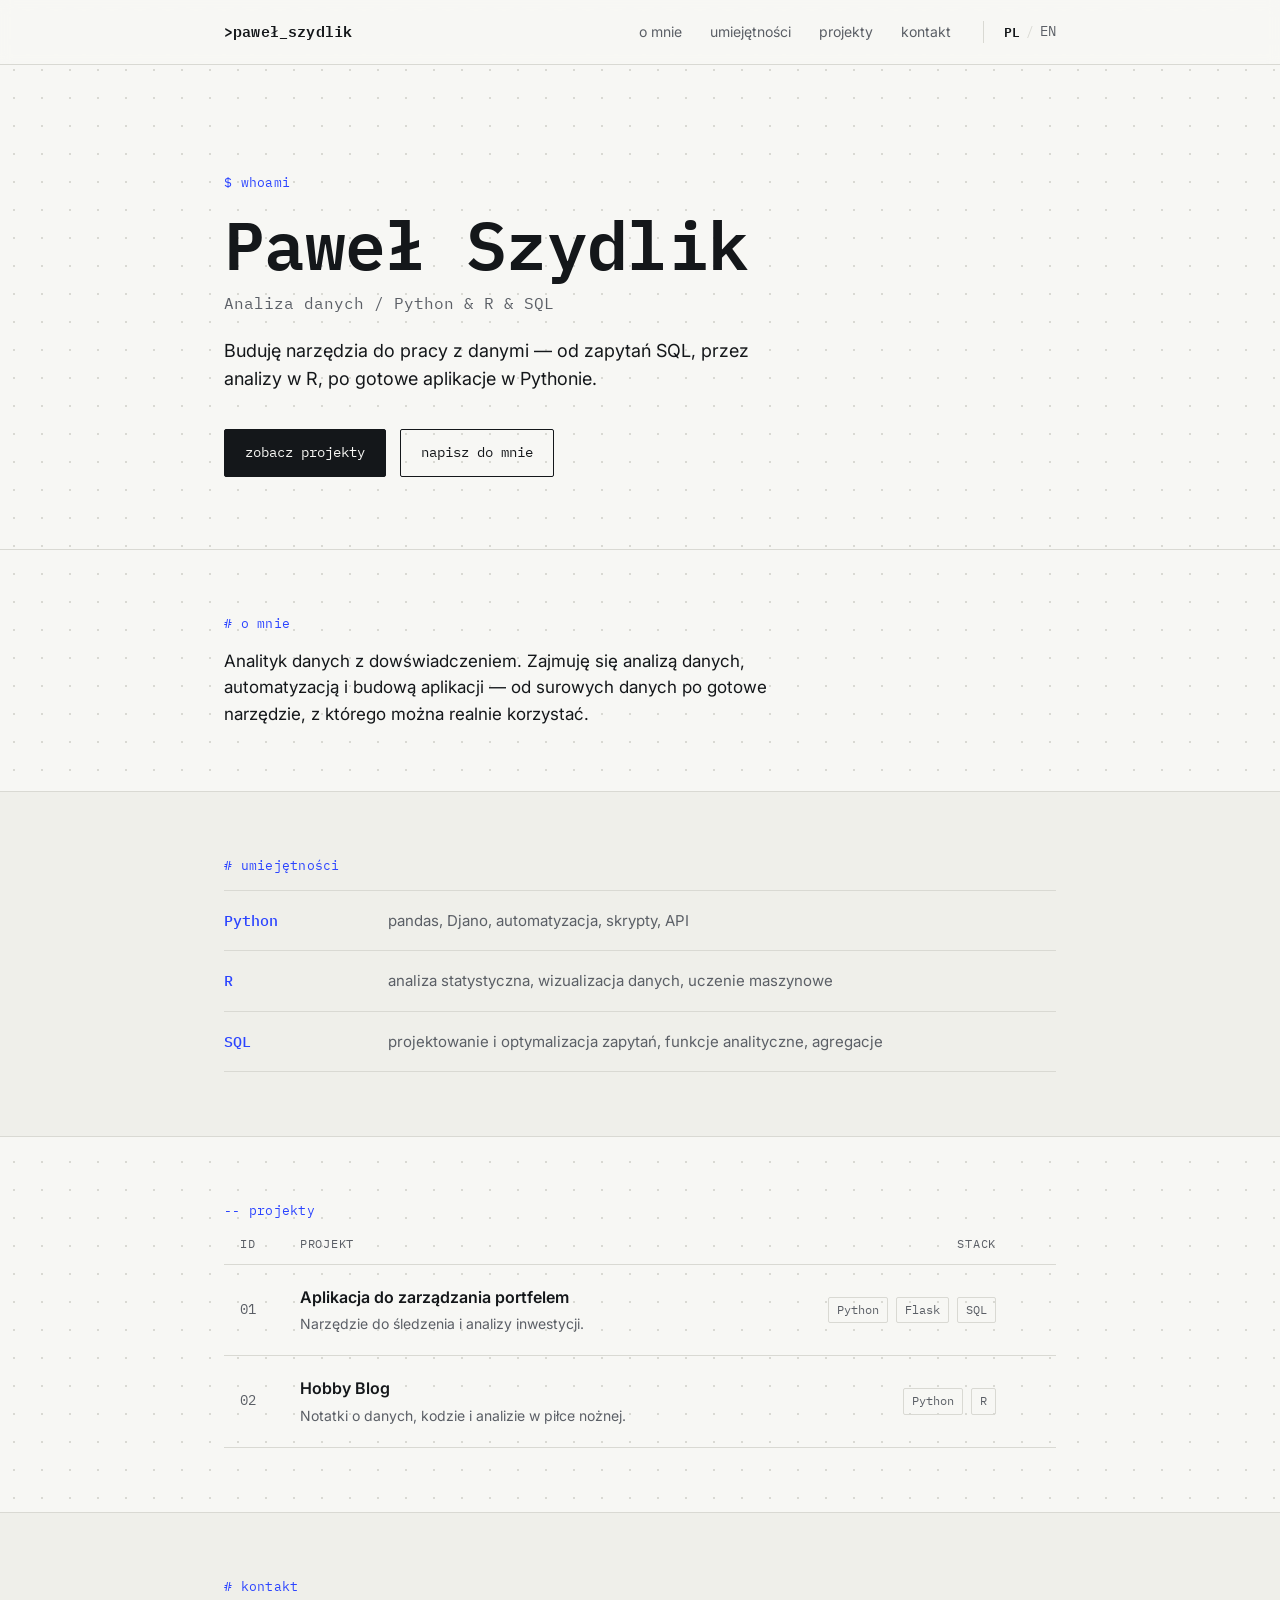
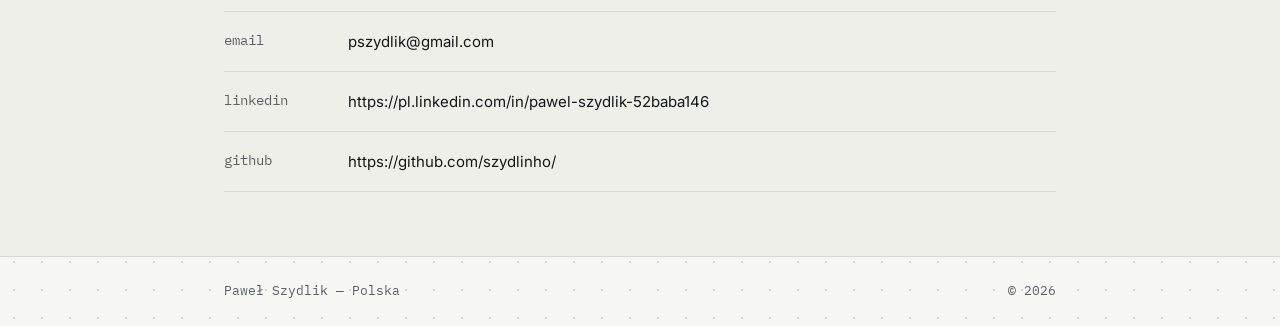
<file: index.html>
<!doctype html>
<html lang="pl">
<head>
  <meta charset="utf-8">
  <meta name="viewport" content="width=device-width, initial-scale=1">
  <title>Paweł Szydlik — Analiza danych / Python &amp; R &amp; SQL</title>
  <meta name="description" content="Buduję narzędzia do pracy z danymi — od zapytań SQL, przez analizy w R, po gotowe aplikacje w Pythonie.">

  <link rel="preconnect" href="https://fonts.googleapis.com">
  <link rel="preconnect" href="https://fonts.gstatic.com" crossorigin>
  <link href="https://fonts.googleapis.com/css2?family=IBM+Plex+Mono:wght@400;500;600&family=Inter:wght@400;500;600;700&display=swap" rel="stylesheet">

  <link rel="stylesheet" href="static/css/style.css">
</head>
<body>

  <header class="site-header">
    <div class="wrap site-header__inner">
      <a class="logo" href="#top">&gt;paweł_szydlik</a>
      <nav class="nav">
        <a href="#o-mnie">o mnie</a>
        <a href="#umiejetnosci">umiejętności</a>
        <a href="#projekty">projekty</a>
        <a href="#kontakt">kontakt</a>
        <span class="lang-switch mono" aria-label="język / language">
          <span class="lang-switch__current">PL</span>
          <span class="lang-switch__sep">/</span>
          <a class="lang-switch__link" href="en/index.html">EN</a>
        </span>
      </nav>
    </div>
  </header>

  <main id="top">
    

  <section class="hero wrap">
    <p class="mono eyebrow">$ whoami</p>
    <h1 class="hero__title">Paweł Szydlik</h1>
    <p class="hero__role mono">Analiza danych / Python &amp; R &amp; SQL</p>
    <p class="hero__tagline">Buduję narzędzia do pracy z danymi — od zapytań SQL, przez analizy w R, po gotowe aplikacje w Pythonie.</p>
    <div class="hero__actions">
      <a class="btn btn--primary" href="#projekty">zobacz projekty</a>
      <a class="btn btn--ghost" href="#kontakt">napisz do mnie</a>
    </div>
  </section>

  <section id="o-mnie" class="section">
    <div class="wrap">
      <p class="mono eyebrow"># o mnie</p>
      <p class="about__text">Analityk danych z dowświadczeniem. Zajmuję się analizą danych, automatyzacją i budową aplikacji — od surowych danych po gotowe narzędzie, z którego można realnie korzystać.</p>
    </div>
  </section>

  <section id="umiejetnosci" class="section section--alt">
    <div class="wrap">
      <p class="mono eyebrow"># umiejętności</p>
      <ul class="skills">
        
        <li class="skills__item">
          <span class="skills__name mono">Python</span>
          <span class="skills__note">pandas, Djano, automatyzacja, skrypty, API</span>
        </li>
        
        <li class="skills__item">
          <span class="skills__name mono">R</span>
          <span class="skills__note">analiza statystyczna, wizualizacja danych, uczenie maszynowe</span>
        </li>
        
        <li class="skills__item">
          <span class="skills__name mono">SQL</span>
          <span class="skills__note">projektowanie i optymalizacja zapytań, funkcje analityczne, agregacje</span>
        </li>
        
      </ul>
    </div>
  </section>

  <section id="projekty" class="section">
    <div class="wrap">
      <p class="mono eyebrow">-- projekty</p>
      <div class="projects">
        <div class="projects__head mono muted">
          <span>id</span>
          <span>projekt</span>
          <span class="projects__head-tags">stack</span>
          <span></span>
        </div>
        
        <a class="projects__row" href="https://monitorportfela.pl" target="_blank" rel="noopener">
          <span class="projects__id mono">01</span>
          <span class="projects__info">
            <span class="projects__name">Aplikacja do zarządzania portfelem</span>
            <span class="projects__desc">Narzędzie do śledzenia i analizy inwestycji.</span>
          </span>
          <span class="projects__tags mono">
            <span class="tag">Python</span><span class="tag">Flask</span><span class="tag">SQL</span>
          </span>
          <span class="projects__arrow mono" aria-hidden="true">-&gt;</span>
        </a>
        
        <a class="projects__row" href="https://analizadanychwpilce.com" target="_blank" rel="noopener">
          <span class="projects__id mono">02</span>
          <span class="projects__info">
            <span class="projects__name">Hobby Blog</span>
            <span class="projects__desc">Notatki o danych, kodzie i analizie w piłce nożnej.</span>
          </span>
          <span class="projects__tags mono">
            <span class="tag">Python</span><span class="tag">R</span>
          </span>
          <span class="projects__arrow mono" aria-hidden="true">-&gt;</span>
        </a>
        
      </div>
    </div>
  </section>

  <section id="kontakt" class="section section--alt">
    <div class="wrap">
      <p class="mono eyebrow"># kontakt</p>
      <div class="contact">
        <a class="contact__row" href="mailto:pszydlik@gmail.com">
          <span class="contact__label mono">email</span>
          <span class="contact__value">pszydlik@gmail.com</span>
        </a>
        <a class="contact__row" href="https://pl.linkedin.com/in/pawel-szydlik-52baba146" target="_blank" rel="noopener">
          <span class="contact__label mono">linkedin</span>
          <span class="contact__value">https://pl.linkedin.com/in/pawel-szydlik-52baba146</span>
        </a>
        <a class="contact__row" href="https://github.com/szydlinho/" target="_blank" rel="noopener">
          <span class="contact__label mono">github</span>
          <span class="contact__value">https://github.com/szydlinho/</span>
        </a>
      </div>
    </div>
  </section>


  </main>

  <footer class="site-footer">
    <div class="wrap site-footer__inner">
      <span class="mono muted">Paweł Szydlik — Polska</span>
      <span class="mono muted">© <span id="year"></span></span>
    </div>
  </footer>

  <script src="static/js/main.js"></script>
</body>
</html>
</file>
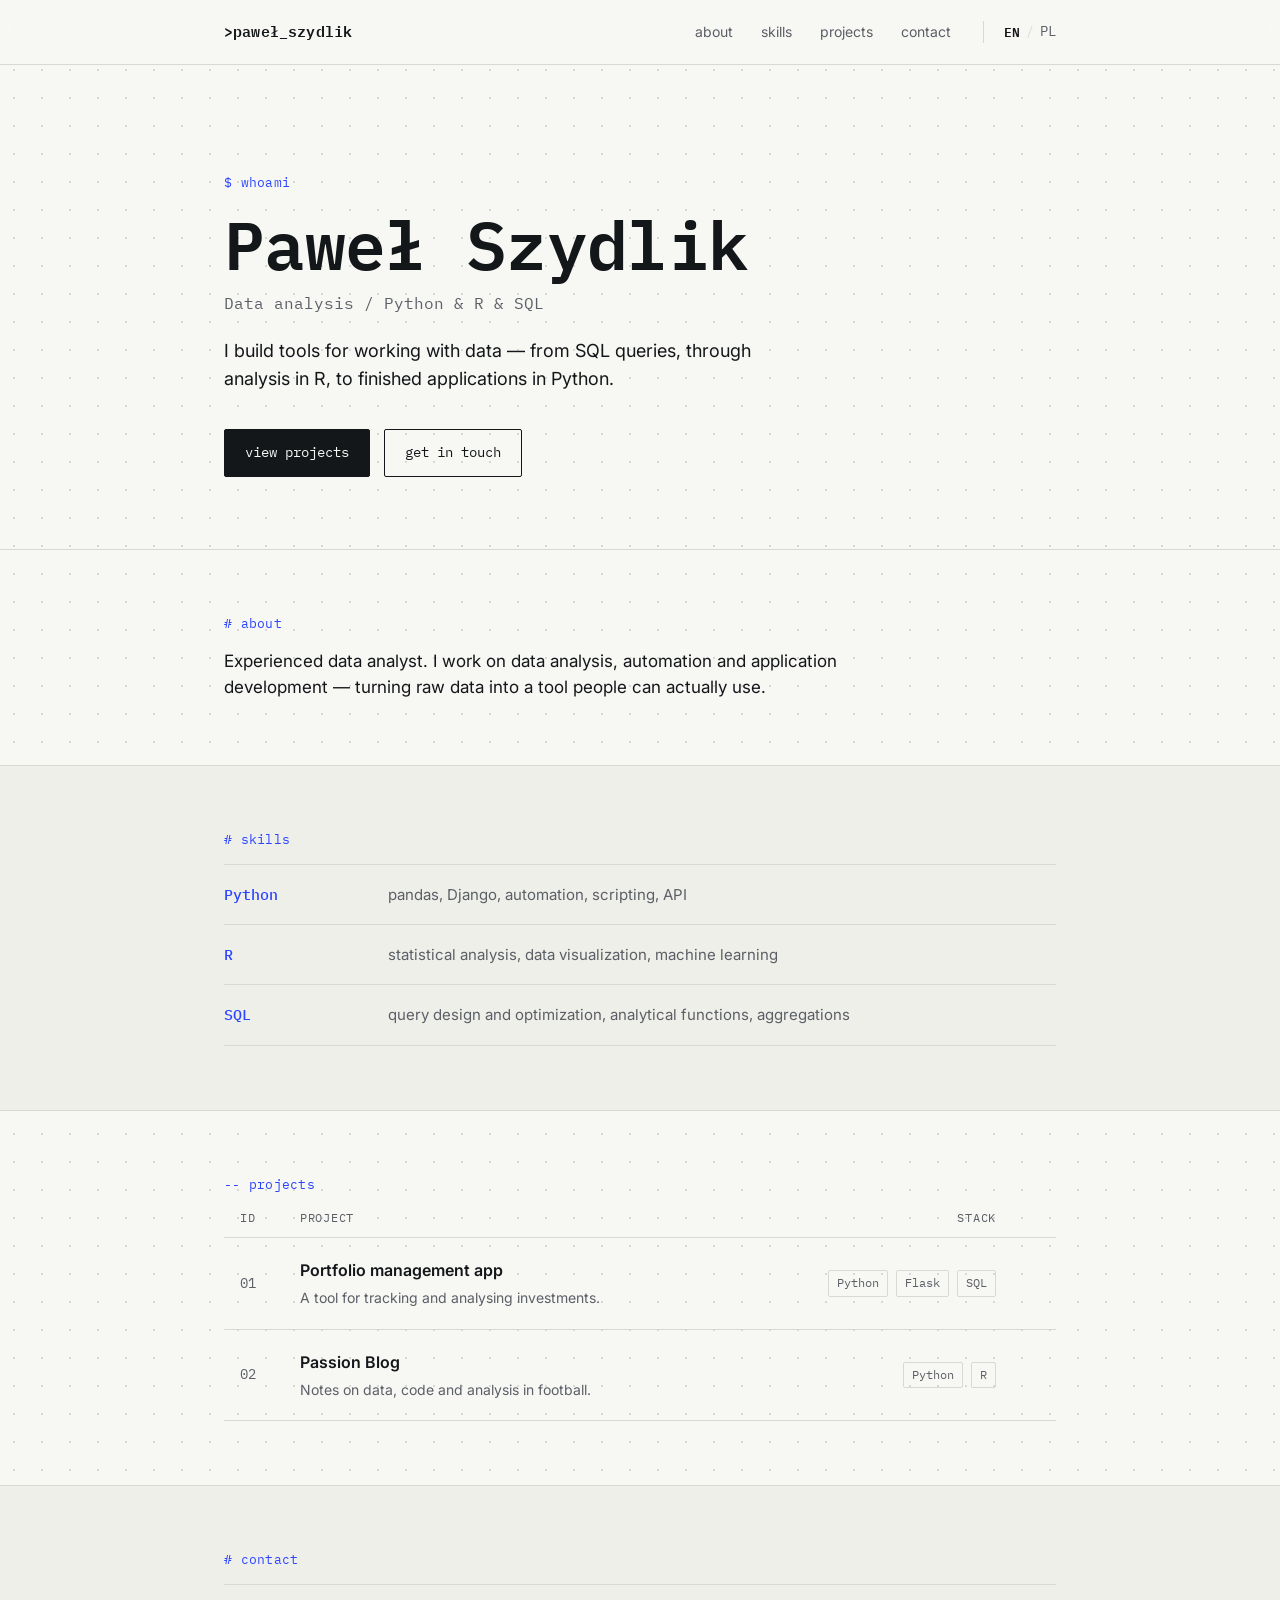
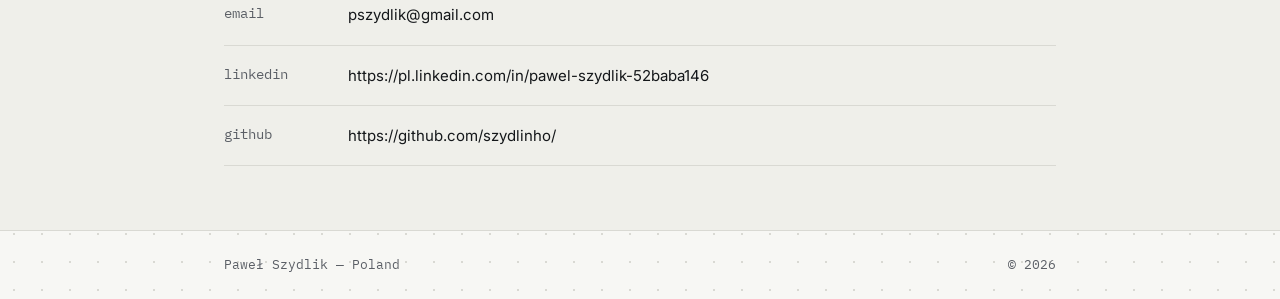
<file: en/index.html>
<!doctype html>
<html lang="en">
<head>
  <meta charset="utf-8">
  <meta name="viewport" content="width=device-width, initial-scale=1">
  <title>Paweł Szydlik — Data analysis / Python &amp; R &amp; SQL</title>
  <meta name="description" content="I build tools for working with data — from SQL queries, through analysis in R, to finished applications in Python.">

  <link rel="preconnect" href="https://fonts.googleapis.com">
  <link rel="preconnect" href="https://fonts.gstatic.com" crossorigin>
  <link href="https://fonts.googleapis.com/css2?family=IBM+Plex+Mono:wght@400;500;600&family=Inter:wght@400;500;600;700&display=swap" rel="stylesheet">

  <link rel="stylesheet" href="../static/css/style.css">
</head>
<body>

  <header class="site-header">
    <div class="wrap site-header__inner">
      <a class="logo" href="#top">&gt;paweł_szydlik</a>
      <nav class="nav">
        <a href="#o-mnie">about</a>
        <a href="#umiejetnosci">skills</a>
        <a href="#projekty">projects</a>
        <a href="#kontakt">contact</a>
        <span class="lang-switch mono" aria-label="język / language">
          <span class="lang-switch__current">EN</span>
          <span class="lang-switch__sep">/</span>
          <a class="lang-switch__link" href="../index.html">PL</a>
        </span>
      </nav>
    </div>
  </header>

  <main id="top">
    

  <section class="hero wrap">
    <p class="mono eyebrow">$ whoami</p>
    <h1 class="hero__title">Paweł Szydlik</h1>
    <p class="hero__role mono">Data analysis / Python &amp; R &amp; SQL</p>
    <p class="hero__tagline">I build tools for working with data — from SQL queries, through analysis in R, to finished applications in Python.</p>
    <div class="hero__actions">
      <a class="btn btn--primary" href="#projekty">view projects</a>
      <a class="btn btn--ghost" href="#kontakt">get in touch</a>
    </div>
  </section>

  <section id="o-mnie" class="section">
    <div class="wrap">
      <p class="mono eyebrow"># about</p>
      <p class="about__text">Experienced data analyst. I work on data analysis, automation and application development — turning raw data into a tool people can actually use.</p>
    </div>
  </section>

  <section id="umiejetnosci" class="section section--alt">
    <div class="wrap">
      <p class="mono eyebrow"># skills</p>
      <ul class="skills">
        
        <li class="skills__item">
          <span class="skills__name mono">Python</span>
          <span class="skills__note">pandas, Django, automation, scripting, API</span>
        </li>
        
        <li class="skills__item">
          <span class="skills__name mono">R</span>
          <span class="skills__note">statistical analysis, data visualization, machine learning</span>
        </li>
        
        <li class="skills__item">
          <span class="skills__name mono">SQL</span>
          <span class="skills__note">query design and optimization, analytical functions, aggregations</span>
        </li>
        
      </ul>
    </div>
  </section>

  <section id="projekty" class="section">
    <div class="wrap">
      <p class="mono eyebrow">-- projects</p>
      <div class="projects">
        <div class="projects__head mono muted">
          <span>id</span>
          <span>project</span>
          <span class="projects__head-tags">stack</span>
          <span></span>
        </div>
        
        <a class="projects__row" href="https://monitorportfela.pl" target="_blank" rel="noopener">
          <span class="projects__id mono">01</span>
          <span class="projects__info">
            <span class="projects__name">Portfolio management app</span>
            <span class="projects__desc">A tool for tracking and analysing investments.</span>
          </span>
          <span class="projects__tags mono">
            <span class="tag">Python</span><span class="tag">Flask</span><span class="tag">SQL</span>
          </span>
          <span class="projects__arrow mono" aria-hidden="true">-&gt;</span>
        </a>
        
        <a class="projects__row" href="https://analizadanychwpilce.com" target="_blank" rel="noopener">
          <span class="projects__id mono">02</span>
          <span class="projects__info">
            <span class="projects__name">Passion Blog</span>
            <span class="projects__desc">Notes on data, code and analysis in football.</span>
          </span>
          <span class="projects__tags mono">
            <span class="tag">Python</span><span class="tag">R</span>
          </span>
          <span class="projects__arrow mono" aria-hidden="true">-&gt;</span>
        </a>
        
      </div>
    </div>
  </section>

  <section id="kontakt" class="section section--alt">
    <div class="wrap">
      <p class="mono eyebrow"># contact</p>
      <div class="contact">
        <a class="contact__row" href="mailto:pszydlik@gmail.com">
          <span class="contact__label mono">email</span>
          <span class="contact__value">pszydlik@gmail.com</span>
        </a>
        <a class="contact__row" href="https://pl.linkedin.com/in/pawel-szydlik-52baba146" target="_blank" rel="noopener">
          <span class="contact__label mono">linkedin</span>
          <span class="contact__value">https://pl.linkedin.com/in/pawel-szydlik-52baba146</span>
        </a>
        <a class="contact__row" href="https://github.com/szydlinho/" target="_blank" rel="noopener">
          <span class="contact__label mono">github</span>
          <span class="contact__value">https://github.com/szydlinho/</span>
        </a>
      </div>
    </div>
  </section>


  </main>

  <footer class="site-footer">
    <div class="wrap site-footer__inner">
      <span class="mono muted">Paweł Szydlik — Poland</span>
      <span class="mono muted">© <span id="year"></span></span>
    </div>
  </footer>

  <script src="../static/js/main.js"></script>
</body>
</html>
</file>
<file: static/css/style.css>
/* ---------------------------------------------------------------------- */
/* Tokens                                                                  */
/* ---------------------------------------------------------------------- */
:root {
  --bg: #F7F7F4;
  --bg-alt: #EFEFEA;
  --ink: #14171A;
  --ink-soft: #5B5F66;
  --line: #D9D9D3;
  --accent: #2B44FF;
  --accent-soft: #EEF0FF;

  --font-mono: 'IBM Plex Mono', ui-monospace, SFMono-Regular, Menlo, monospace;
  --font-sans: 'Inter', -apple-system, BlinkMacSystemFont, 'Segoe UI', sans-serif;

  --wrap: 880px;
  --gap: 24px;
}

* { box-sizing: border-box; }

html { scroll-behavior: smooth; }

body {
  margin: 0;
  background: var(--bg);
  background-image:
    radial-gradient(var(--line) 1px, transparent 1px);
  background-size: 28px 28px;
  color: var(--ink);
  font-family: var(--font-sans);
  font-size: 16px;
  line-height: 1.55;
  -webkit-font-smoothing: antialiased;
}

a { color: inherit; text-decoration: none; }

.wrap {
  max-width: var(--wrap);
  margin: 0 auto;
  padding: 0 24px;
}

.mono { font-family: var(--font-mono); }
.muted { color: var(--ink-soft); }

:focus-visible {
  outline: 2px solid var(--accent);
  outline-offset: 3px;
}

@media (prefers-reduced-motion: reduce) {
  html { scroll-behavior: auto; }
}

/* ---------------------------------------------------------------------- */
/* Header                                                                  */
/* ---------------------------------------------------------------------- */
.site-header {
  position: sticky;
  top: 0;
  z-index: 10;
  background: rgba(247, 247, 244, 0.88);
  backdrop-filter: blur(6px);
  border-bottom: 1px solid var(--line);
}

.site-header__inner {
  display: flex;
  align-items: center;
  justify-content: space-between;
  height: 64px;
}

.logo {
  font-family: var(--font-mono);
  font-weight: 600;
  font-size: 15px;
  letter-spacing: 0.01em;
}

.nav { display: flex; gap: 28px; }

.nav a {
  font-size: 14px;
  color: var(--ink-soft);
  transition: color 0.15s ease;
}

.nav a:hover { color: var(--ink); }

.lang-switch {
  display: inline-flex;
  align-items: center;
  gap: 6px;
  font-size: 13px;
  padding-left: 20px;
  margin-left: 4px;
  border-left: 1px solid var(--line);
}

.lang-switch__current { color: var(--ink); font-weight: 600; }
.lang-switch__sep { color: var(--line); }
.lang-switch__link { color: var(--ink-soft); transition: color 0.15s ease; }
.lang-switch__link:hover { color: var(--accent); }

/* ---------------------------------------------------------------------- */
/* Eyebrow (structural device: comment syntax from Python/R "#" and SQL "--") */
/* ---------------------------------------------------------------------- */
.eyebrow {
  font-size: 13px;
  letter-spacing: 0.02em;
  color: var(--accent);
  margin: 0 0 14px;
}

/* ---------------------------------------------------------------------- */
/* Hero                                                                    */
/* ---------------------------------------------------------------------- */
.hero {
  padding: 108px 24px 72px;
}

.hero__title {
  font-family: var(--font-mono);
  font-weight: 600;
  font-size: clamp(40px, 7vw, 68px);
  line-height: 1.05;
  letter-spacing: -0.01em;
  margin: 0 0 12px;
}

.hero__role {
  font-size: 16px;
  color: var(--ink-soft);
  margin: 0 0 22px;
}

.hero__tagline {
  max-width: 560px;
  font-size: 18px;
  color: var(--ink);
  margin: 0 0 36px;
}

.hero__actions { display: flex; gap: 14px; flex-wrap: wrap; }

.btn {
  font-family: var(--font-mono);
  font-size: 14px;
  padding: 12px 20px;
  border: 1px solid var(--ink);
  border-radius: 2px;
  transition: background 0.15s ease, color 0.15s ease, border-color 0.15s ease;
}

.btn--primary {
  background: var(--ink);
  color: var(--bg);
}
.btn--primary:hover { background: var(--accent); border-color: var(--accent); }

.btn--ghost {
  background: transparent;
  color: var(--ink);
}
.btn--ghost:hover { border-color: var(--accent); color: var(--accent); }

/* ---------------------------------------------------------------------- */
/* Sections                                                                 */
/* ---------------------------------------------------------------------- */
.section { padding: 64px 24px; border-top: 1px solid var(--line); }
.section--alt { background: var(--bg-alt); }

.about__text {
  max-width: 620px;
  font-size: 17px;
  margin: 0;
}

/* ---------------------------------------------------------------------- */
/* Skills                                                                   */
/* ---------------------------------------------------------------------- */
.skills {
  list-style: none;
  margin: 0;
  padding: 0;
  border-top: 1px solid var(--line);
}

.skills__item {
  display: flex;
  align-items: baseline;
  gap: 24px;
  padding: 18px 0;
  border-bottom: 1px solid var(--line);
}

.skills__name {
  flex: 0 0 140px;
  font-size: 15px;
  font-weight: 500;
  color: var(--accent);
}

.skills__note {
  color: var(--ink-soft);
  font-size: 15px;
}

/* ---------------------------------------------------------------------- */
/* Projects table                                                           */
/* ---------------------------------------------------------------------- */
.projects__head,
.projects__row {
  display: grid;
  grid-template-columns: 40px 1fr auto 24px;
  gap: 20px;
  align-items: center;
}

.projects__head {
  font-size: 12px;
  text-transform: uppercase;
  letter-spacing: 0.06em;
  padding: 0 16px 10px;
  border-bottom: 1px solid var(--line);
}

.projects__head-tags { justify-self: end; }

.projects__row {
  padding: 20px 16px;
  border-bottom: 1px solid var(--line);
  transition: background 0.15s ease;
}

.projects__row:hover { background: var(--accent-soft); }

.projects__id { color: var(--ink-soft); font-size: 14px; }

.projects__info { display: flex; flex-direction: column; gap: 4px; }
.projects__name { font-weight: 600; font-size: 16px; }
.projects__desc { color: var(--ink-soft); font-size: 14px; }

.projects__tags {
  display: flex;
  gap: 8px;
  justify-self: end;
  font-size: 12px;
}

.tag {
  border: 1px solid var(--line);
  border-radius: 2px;
  padding: 3px 8px;
  color: var(--ink-soft);
  white-space: nowrap;
}

.projects__arrow {
  justify-self: end;
  color: var(--accent);
  opacity: 0;
  transform: translateX(-4px);
  transition: opacity 0.15s ease, transform 0.15s ease;
}

.projects__row:hover .projects__arrow {
  opacity: 1;
  transform: translateX(0);
}

/* ---------------------------------------------------------------------- */
/* Contact                                                                   */
/* ---------------------------------------------------------------------- */
.contact { border-top: 1px solid var(--line); }

.contact__row {
  display: flex;
  gap: 24px;
  padding: 18px 0;
  border-bottom: 1px solid var(--line);
}

.contact__label {
  flex: 0 0 100px;
  color: var(--ink-soft);
  font-size: 14px;
}

.contact__value {
  font-size: 15px;
  transition: color 0.15s ease;
}

.contact__row:hover .contact__value { color: var(--accent); }

/* ---------------------------------------------------------------------- */
/* Footer                                                                    */
/* ---------------------------------------------------------------------- */
.site-footer { border-top: 1px solid var(--line); }

.site-footer__inner {
  display: flex;
  justify-content: space-between;
  padding: 24px;
  font-size: 13px;
}

/* ---------------------------------------------------------------------- */
/* Responsive                                                                */
/* ---------------------------------------------------------------------- */
@media (max-width: 640px) {
  .nav { gap: 12px; flex-wrap: wrap; row-gap: 8px; }
  .lang-switch { padding-left: 12px; margin-left: 0; }
  .hero { padding: 88px 20px 56px; }
  .skills__item { flex-direction: column; gap: 4px; }
  .skills__name { flex: none; }
  .projects__head { display: none; }
  .projects__row {
    grid-template-columns: 32px 1fr;
    grid-template-areas:
      "id name"
      "tags tags";
  }
  .projects__id { grid-area: id; }
  .projects__info { grid-area: name; }
  .projects__tags { grid-area: tags; justify-self: start; margin-top: 8px; flex-wrap: wrap; }
  .projects__arrow { display: none; }
  .contact__row { flex-direction: column; gap: 4px; }
}
</file>
